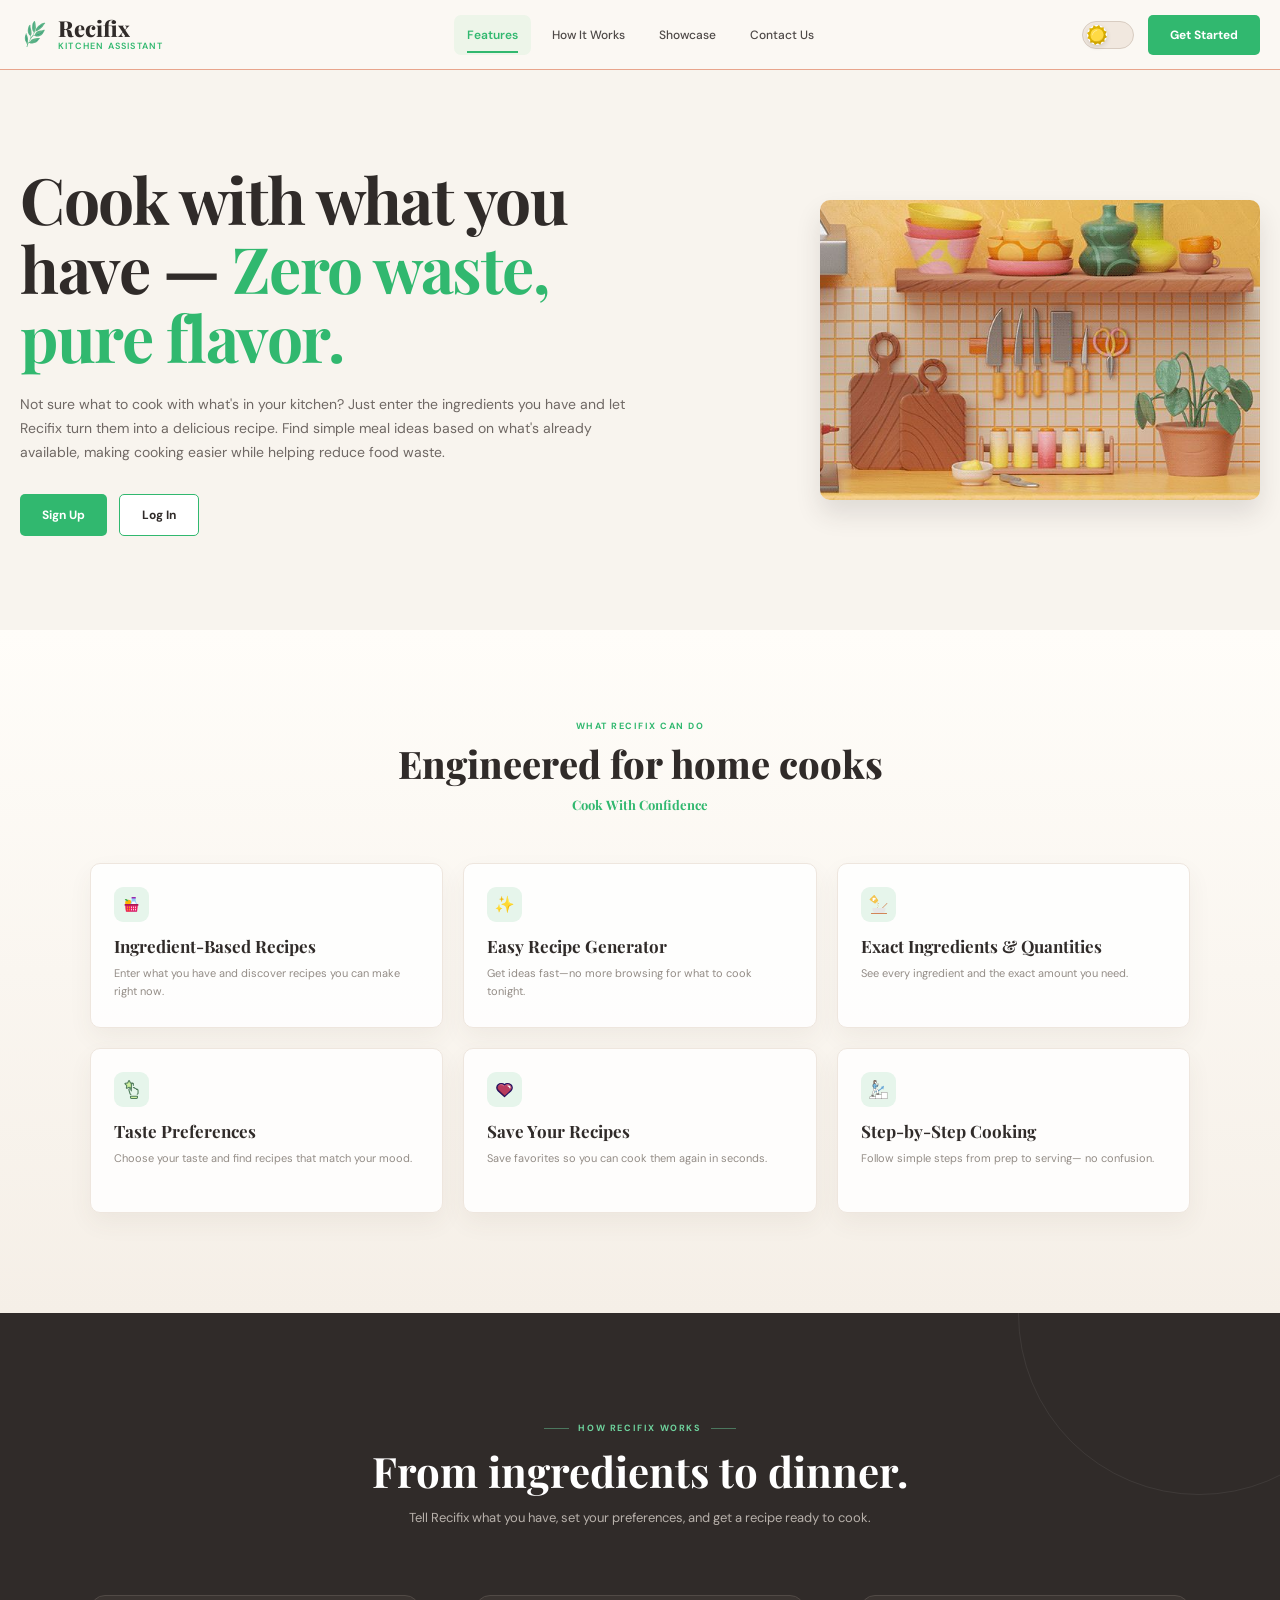
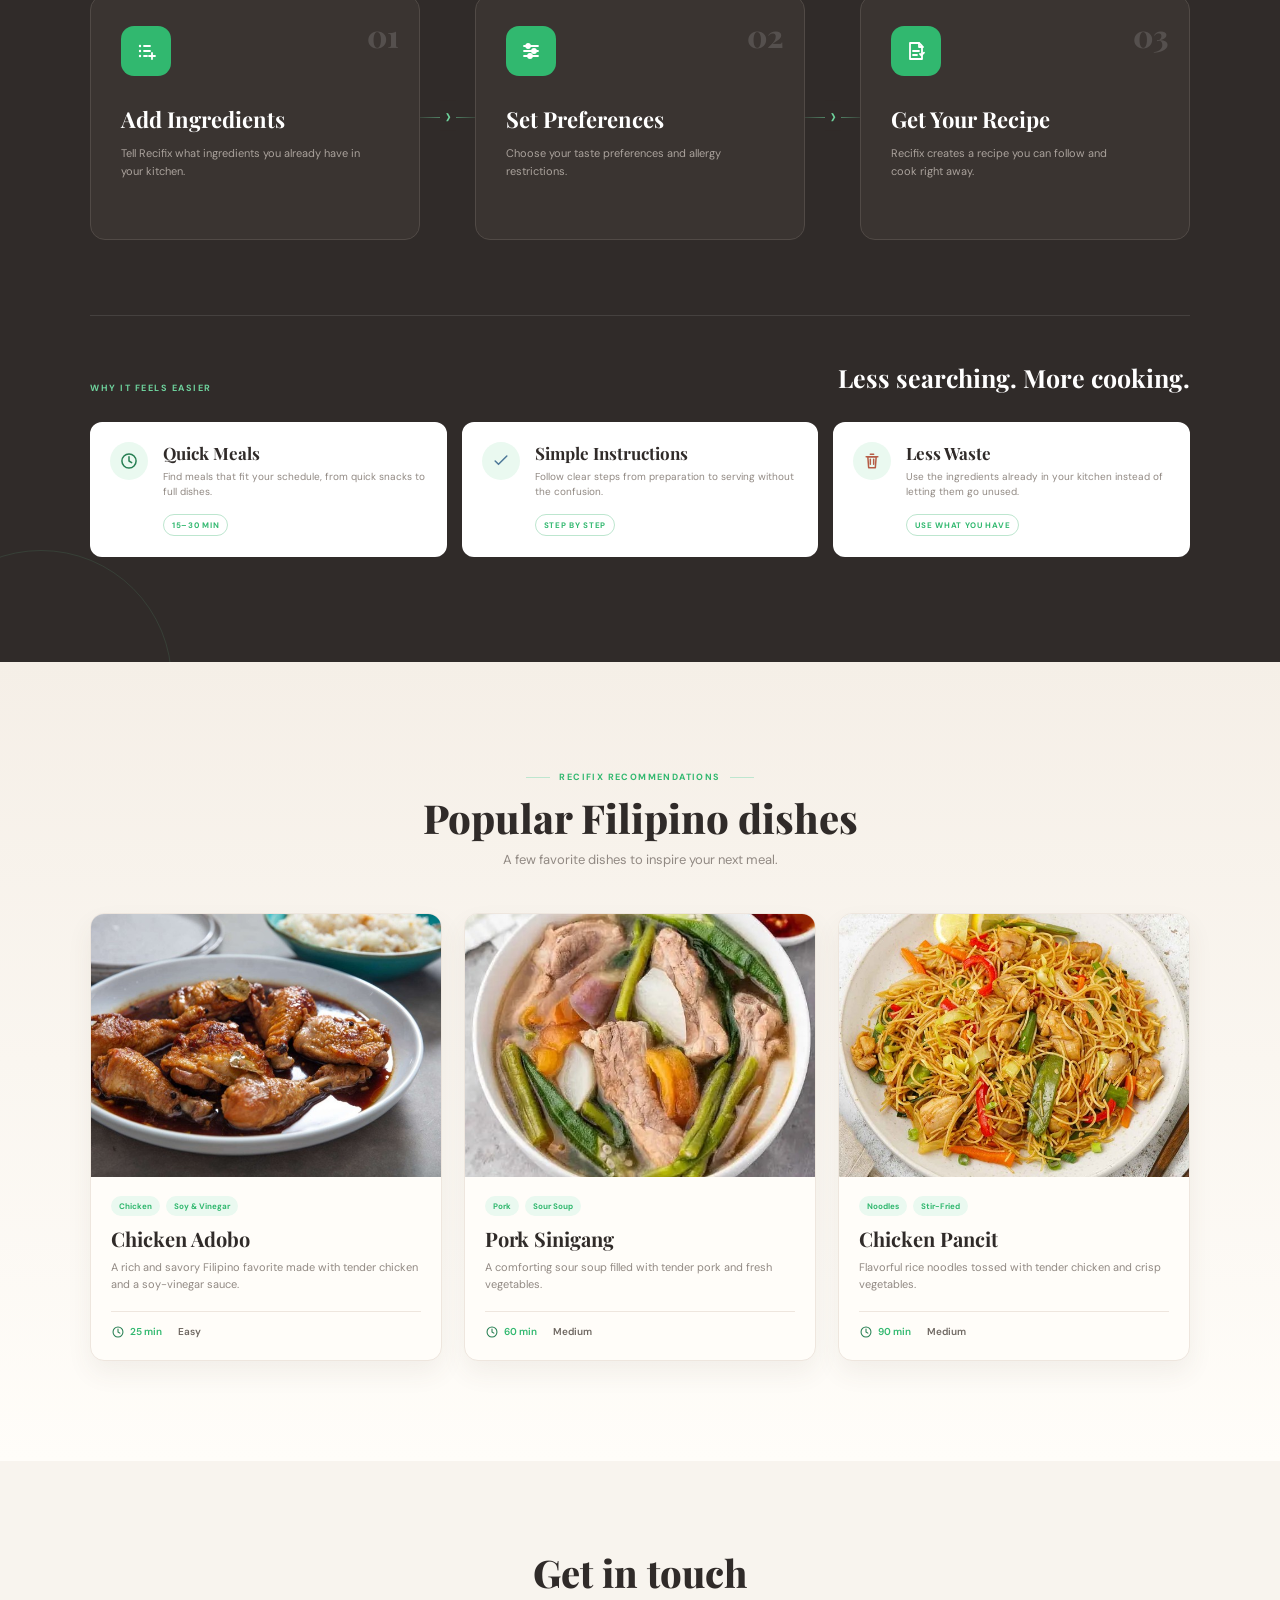
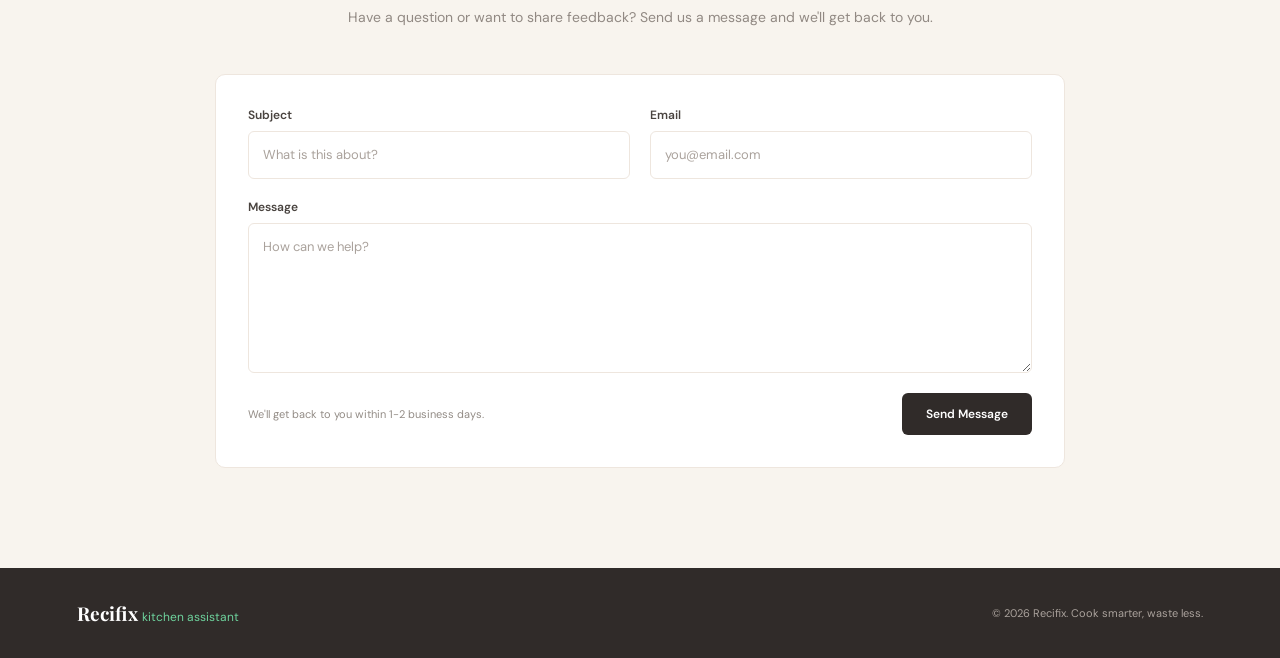
<file: index.html>
<!DOCTYPE html>
<html lang="en">

<head>
    <meta charset="UTF-8">

    <title>Recifix - Kitchen Assistant</title>

    <link rel="stylesheet" href="css/style.css">
</head>

<body>

    <header class="navbar">

        <a href="#" class="logo">
            <img class="logo-leaf" src="images/icons/leave-logo-dashboard.svg" alt="">
            <span class="logo-type"><strong>Recifix</strong><small>Kitchen Assistant</small></span>
        </a>

        <nav>
            <a href="#features">Features</a>
            <a href="#how-it-works">How It Works</a>
            <a href="#showcase">Showcase</a>
            <a href="#contact">Contact Us</a>
        </nav>

        <div class="header-actions">

            <button
                type="button"
                class="theme-toggle"
                aria-label="Switch to dark mode"
                aria-pressed="false">

                <span aria-hidden="true"><img src="images/icons/lightmode.svg" alt=""></span>

            </button>

            <a href="pages/signup.html" class="get-started">
                Get Started
            </a>

        </div>

    </header>

    <section class="hero" id="ingredients">

        <div class="hero-content">

            <h1>
                Cook with what you have —
                <span>Zero waste, pure flavor.</span>
            </h1>

            <p>
                Not sure what to cook with what's in your kitchen?
                Just enter the ingredients you have and let Recifix turn
                them into a delicious recipe. Find simple meal ideas based
                on what's already available, making cooking easier while
                helping reduce food waste.
            </p>

            <div class="hero-buttons">

                <a href="pages/signup.html" class="signup-btn">
                    Sign Up
                </a>

                <a href="pages/login.html" class="login-btn">
                    Log In
                </a>

            </div>

        </div>

        <div class="food-card">

            <div class="food-card-stack" aria-label="Kitchen and ingredient illustrations">
                <img class="food-card-image food-card-image-one" src="images/flip image.jpg" alt="Organized kitchen tools and cookware">
                <img class="food-card-image food-card-image-two" src="images/flip image 2.jpg" alt="Fresh ingredients and pantry staples">
                <img class="food-card-image food-card-image-three" src="images/intro-image.jpg" alt="Hands preparing ingredients in a kitchen">
            </div>

        </div>

    </section>

    <section class="features" id="features">

        <div class="section-title">

            <span class="section-label">
                WHAT RECIFIX CAN DO
            </span>

            <h2>
                Engineered for home cooks
            </h2>

            <p>
                Cook With Confidence
            </p>

        </div>

        <div class="feature-grid">

            <div class="feature-card">

                <div class="icon"><img src="images/icons/ingredient-based.svg" alt=""></div>

                <h3>
                    Ingredient-Based Recipes
                </h3>

                <p>
                    Enter what you have and discover recipes
                    you can make right now.
                </p>

            </div>

            <div class="feature-card">

                <div class="icon"><img src="images/icons/easy-recipe-generator.svg" alt=""></div>

                <h3>
                    Easy Recipe Generator
                </h3>

                <p>
                    Get ideas fast—no more browsing for what
                    to cook tonight.
                </p>

            </div>

            <div class="feature-card">

                <div class="icon"><img src="images/icons/exact-ingredients-and-quantities.svg" alt=""></div>

                <h3>
                    Exact Ingredients & Quantities
                </h3>

                <p>
                    See every ingredient and the exact amount
                    you need.
                </p>

            </div>

            <div class="feature-card">

                <div class="icon"><img src="images/icons/taste-preferences.svg" alt=""></div>

                <h3>
                    Taste Preferences
                </h3>

                <p>
                    Choose your taste and find recipes that
                    match your mood.
                </p>

            </div>

            <div class="feature-card">

                <div class="icon"><img src="images/icons/saved-recipe.svg" alt=""></div>

                <h3>
                    Save Your Recipes
                </h3>

                <p>
                    Save favorites so you can cook them again
                    in seconds.
                </p>

            </div>

            <div class="feature-card">

                <div class="icon"><img src="images/icons/step-by-step-cooking.svg" alt=""></div>

                <h3>
                    Step-by-Step Cooking
                </h3>

                <p>
                    Follow simple steps from prep to serving—
                    no confusion.
                </p>

            </div>

        </div>

    </section>

    <section class="how-it-works" id="how-it-works">

        <div class="process-header">

            <span class="process-label">
                HOW RECIFIX WORKS
            </span>

            <h2>
                From ingredients to dinner.
            </h2>

            <p>
                Tell Recifix what you have, set your preferences,
                and get a recipe ready to cook.
            </p>

        </div>

        <div class="process-flow">

            <div class="process-step">

                <div class="process-number">
                    01
                </div>

                <div class="process-icon"><img src="images/icons/add-ingredients.svg" alt=""></div>

                <div class="process-content">

                    <h3>
                        Add Ingredients
                    </h3>

                    <p>
                        Tell Recifix what ingredients
                        you already have in your kitchen.
                    </p>

                </div>

            </div>

            <div class="process-line"></div>

            <div class="process-step">

                <div class="process-number">
                    02
                </div>

                <div class="process-icon"><img src="images/icons/set-preferences.svg" alt=""></div>

                <div class="process-content">

                    <h3>
                        Set Preferences
                    </h3>

                    <p>
                        Choose your taste preferences
                        and allergy restrictions.
                    </p>

                </div>

            </div>

            <div class="process-line"></div>

            <div class="process-step">

                <div class="process-number">
                    03
                </div>

                <div class="process-icon"><img src="images/icons/get-recipe.svg" alt=""></div>

                <div class="process-content">

                    <h3>
                        Get Your Recipe
                    </h3>

                    <p>
                        Recifix creates a recipe you can
                        follow and cook right away.
                    </p>

                </div>

            </div>

        </div>

        <div class="process-benefits">

            <div class="benefit-heading">

                <span>
                    WHY IT FEELS EASIER
                </span>

                <h3>
                    Less searching. More cooking.
                </h3>

            </div>

            <div class="benefit-grid">

                <div class="benefit-card">

                    <div class="benefit-icon"><img src="images/icons/quick-meals.svg" alt=""></div>

                    <div>
                        <h4>
                            Quick Meals
                        </h4>

                        <p>
                            Find meals that fit your schedule,
                            from quick snacks to full dishes.
                        </p>
                    </div>

                    <strong>
                        15–30 MIN
                    </strong>

                </div>

                <div class="benefit-card">

                    <div class="benefit-icon"><img src="images/icons/simple-instructions.svg" alt=""></div>

                    <div>
                        <h4>
                            Simple Instructions
                        </h4>

                        <p>
                            Follow clear steps from preparation
                            to serving without the confusion.
                        </p>
                    </div>

                    <strong>
                        STEP BY STEP
                    </strong>

                </div>

                <div class="benefit-card">

                    <div class="benefit-icon"><img src="images/icons/less-waste.svg" alt=""></div>

                    <div>
                        <h4>
                            Less Waste
                        </h4>

                        <p>
                            Use the ingredients already in your
                            kitchen instead of letting them go unused.
                        </p>
                    </div>

                    <strong>
                        USE WHAT YOU HAVE
                    </strong>

                </div>

            </div>

        </div>

    </section>

    <section class="showcase" id="showcase">

        <div class="showcase-header">

            <span class="showcase-label">
                RECIFIX RECOMMENDATIONS
            </span>

            <h2>
                Popular Filipino dishes
            </h2>

            <p>
                A few favorite dishes to inspire your next meal.
            </p>

        </div>

        <div class="recipe-grid">

            <article class="recipe-card">

                <div class="recipe-image">

                    <img
                        src="images/adobo.jpg"
                        alt="Chicken adobo"
                    >

                </div>

                <div class="recipe-content">

                    <div class="recipe-tags">

                        <span>
                            Chicken
                        </span>

                        <span>
                            Soy & Vinegar
                        </span>

                    </div>

                    <h3>
                        Chicken Adobo
                    </h3>

                    <p>
                        A rich and savory Filipino favorite made
                        with tender chicken and a soy-vinegar sauce.
                    </p>

                    <div class="recipe-details">

                        <span><img class="time-icon" src="images/icons/clock.svg" alt="">25 min</span>

                        <span>
                            Easy
                        </span>

                    </div>

                </div>

            </article>

            <article class="recipe-card featured-recipe">

                <div class="recipe-image">

                    <img
                        src="images/sinigang.jpg"
                        alt="Sinigang soup"
                    >

                </div>

                <div class="recipe-content">

                    <div class="recipe-tags">

                        <span>
                            Pork
                        </span>

                        <span>
                            Sour Soup
                        </span>

                    </div>

                    <h3>
                        Pork Sinigang
                    </h3>

                    <p>
                        A comforting sour soup filled with tender
                        pork and fresh vegetables.
                    </p>

                    <div class="recipe-details">

                        <span>
                            <img class="time-icon" src="images/icons/clock.svg" alt="">60 min
                        </span>

                        <span>
                            Medium
                        </span>

                    </div>

                </div>

            </article>

            <article class="recipe-card">

                <div class="recipe-image">

                    <img
                        src="images/pancit.jpg"
                        alt="Pancit noodles with chicken and vegetables"
                    >

                </div>

                <div class="recipe-content">

                    <div class="recipe-tags">

                        <span>
                            Noodles
                        </span>

                        <span>
                            Stir-Fried
                        </span>

                    </div>

                    <h3>
                        Chicken Pancit
                    </h3>

                    <p>
                        Flavorful rice noodles tossed with tender
                        chicken and crisp vegetables.
                    </p>

                    <div class="recipe-details">

                        <span>
                            <img class="time-icon" src="images/icons/clock.svg" alt="">90 min
                        </span>

                        <span>
                            Medium
                        </span>

                    </div>

                </div>

            </article>

        </div>

    </section>

    <section class="contact" id="contact">

        <div class="contact-title">

            <h2>
                Get in touch
            </h2>

            <p>
                Have a question or want to share feedback?
                Send us a message and we'll get back to you.
            </p>

        </div>

        <form class="contact-form">

            <div class="form-row">

                <div class="form-group">

                    <label for="subject">
                        Subject
                    </label>

                    <input
                        type="text"
                        id="subject"
                        name="subject"
                        placeholder="What is this about?"
                    >

                </div>

                <div class="form-group">

                    <label for="email">
                        Email
                    </label>

                    <input
                        type="email"
                        id="email"
                        name="email"
                        placeholder="you@email.com"
                    >

                </div>

            </div>

            <div class="form-group">

                <label for="message">
                    Message
                </label>

                <textarea
                    id="message"
                    name="message"
                    placeholder="How can we help?"
                ></textarea>

            </div>

            <div class="contact-bottom">

                <p>
                    We'll get back to you within 1-2 business days.
                </p>

                <button type="submit">
                    Send Message
                </button>

            </div>

        </form>

    </section>

    <footer id="site-footer" aria-label="Site footer">

        <div>

            <strong>
                Recifix
            </strong>

            <span>
                kitchen assistant
            </span>

        </div>

        <p>
            © 2026 Recifix. Cook smarter, waste less.
        </p>

    </footer>

    <script src="js/script.js"></script>

</body>

</html>
</file>
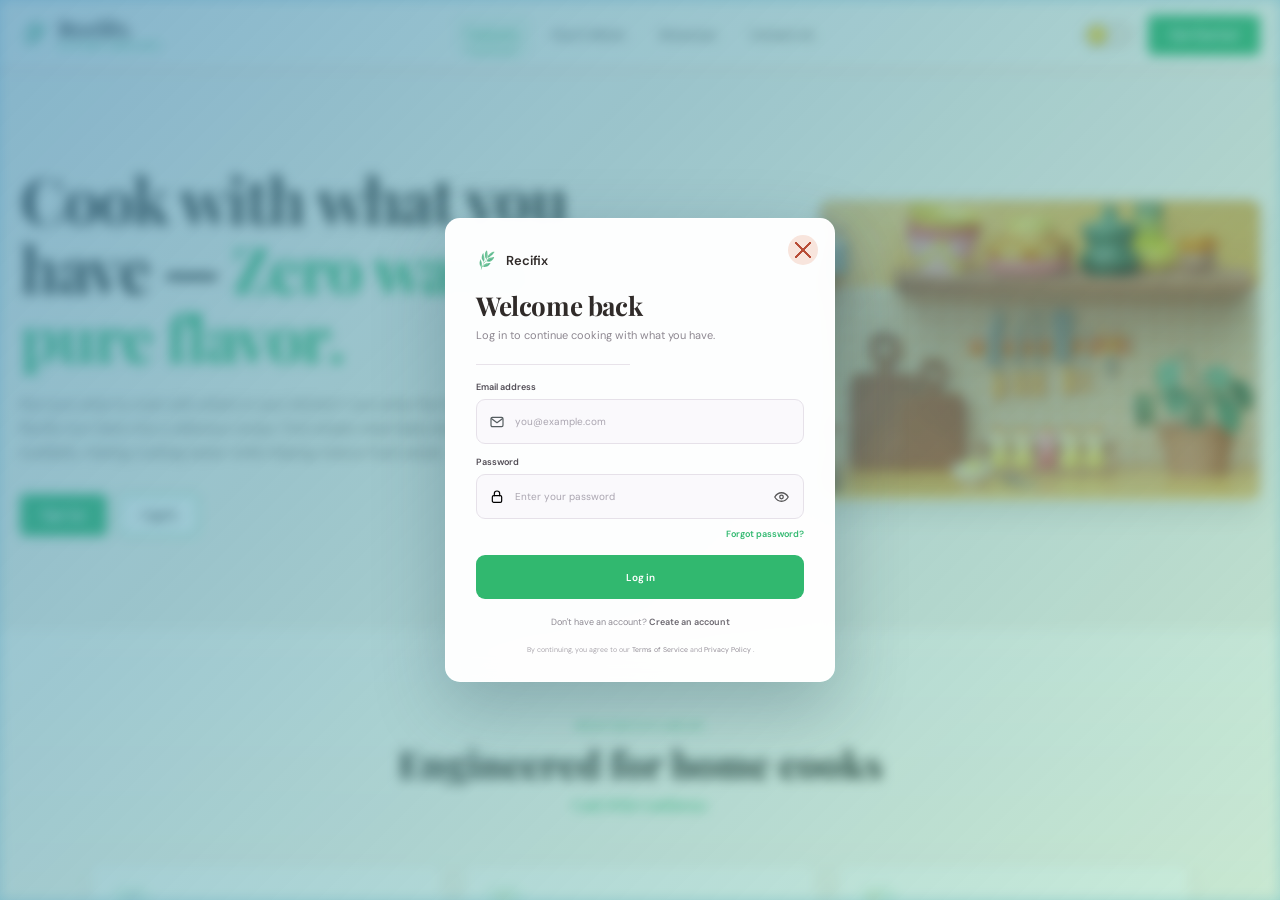
<file: pages/login.html>
<!DOCTYPE html>
<html lang="en">

<head>
    <meta charset="UTF-8">

    <script>
        if (window.location.search.includes("embedded")) {
            document.documentElement.classList.add("auth-embedded");
        }
    </script>

    <title>Log In - Recifix</title>

    <link rel="stylesheet" href="../css/account.css">
</head>

<body class="auth-page">

    <div class="auth-background">

        <iframe
            src="../index.html"
            title="Recifix Homepage"
            onload="prepareAuthBackground(this)">
        </iframe>

    </div>

    <div class="auth-overlay"></div>

    <main class="auth-wrapper">

        <section class="auth-card">

            <a href="../index.html" class="auth-logo">

                <img class="auth-logo-mark" src="../images/icons/leave-logo-dashboard.svg" alt="">

                <span>Recifix</span>

            </a>

            <button
                type="button"
                class="auth-close"
                onclick="closeAuth()"
                aria-label="Close">
                <span class="close-icon" aria-hidden="true"></span>
            </button>

            <div class="auth-header">

                <h1>
                    Welcome back
                </h1>

                <p>
                    Log in to continue cooking with what you have.
                </p>

            </div>

            <div class="divider">

                <span></span>
                <span></span>

            </div>

            <form
                class="auth-form"
                action="../dashboard.html"
                method="get"
                novalidate>

                <div class="input-group">

                    <label for="email">
                        Email address
                    </label>

                    <div class="input-wrapper">

                        <span class="input-icon"><img src="../images/icons/auth-email.svg" alt=""></span>

                        <input
                            type="text"
                            id="email"
                            name="email"
                            placeholder="you@example.com"
                            required>

                    </div>

                </div>

                <div class="input-group">

                    <label for="password">
                        Password
                    </label>

                    <div class="input-wrapper">

                        <span class="input-icon"><img src="../images/icons/lock.svg" alt=""></span>

                        <input
                            type="password"
                            id="password"
                            name="password"
                            placeholder="Enter your password"
                            required>

                        <button
                            type="button"
                            class="password-toggle"
                            onclick="togglePassword('password', this)"
                            aria-label="Show password">

                            <img src="../images/icons/eye.svg" alt="">

                        </button>

                    </div>

                </div>

                <div class="input-group" id="loginCodeGroup" hidden>

                    <label for="loginCode">
                        Authenticator code
                    </label>

                    <div class="input-wrapper">

                        <span class="input-icon"><img src="../images/icons/lock.svg" alt=""></span>

                        <input
                            type="text"
                            id="loginCode"
                            name="code"
                            inputmode="numeric"
                            autocomplete="one-time-code"
                            placeholder="6-digit code"
                            maxlength="6"
                            pattern="[0-9]{6}">

                    </div>

                </div>

                <div class="forgot-row">

                    <a href="#" id="forgotPasswordLink">
                        Forgot password?
                    </a>

                </div>

                <button
                    type="submit"
                    class="auth-submit">

                    Log in

                </button>

            </form>

            <p class="switch-auth">

                Don't have an account?

                <a href="signup.html">
                    Create an account
                </a>

            </p>

            <p class="terms">

                By continuing, you agree to our
                <a href="#">
                    Terms of Service
                </a>
                and
                <a href="#">
                    Privacy Policy
                </a>.

            </p>

        </section>

    </main>

    <div class="password-modal" id="passwordModal" aria-hidden="true">
        <div class="password-dialog" role="dialog" aria-modal="true" aria-labelledby="passwordDialogTitle">
            <button type="button" class="password-dialog-close" id="closePasswordModal" aria-label="Close password reset"><img src="../images/icons/close.svg" alt=""></button>
            <span class="auth-kicker">ACCOUNT ACCESS</span>
            <h2 id="passwordDialogTitle">Reset your password</h2>
            <p>Enter your account email and choose a new password.</p>
            <form id="forgotPasswordForm" class="password-form" novalidate>
                <label for="resetEmail">Email address</label>
                <input type="email" id="resetEmail" required>
                <label for="resetPassword">New password</label>
                <div class="password-field">
                    <input type="password" id="resetPassword" minlength="8" required>
                    <button type="button" class="password-toggle" onclick="togglePassword('resetPassword', this)" aria-label="Show password"><img src="../images/icons/eye.svg" alt=""></button>
                </div>
                <label for="resetPasswordConfirm">Confirm new password</label>
                <div class="password-field">
                    <input type="password" id="resetPasswordConfirm" minlength="8" required>
                    <button type="button" class="password-toggle" onclick="togglePassword('resetPasswordConfirm', this)" aria-label="Show password"><img src="../images/icons/eye.svg" alt=""></button>
                </div>
                <button type="submit" class="auth-submit">Save new password</button>
            </form>
        </div>
    </div>

    <script src="../js/api.js"></script>
    <script src="../js/account.js"></script>

</body>

</html>
</file>
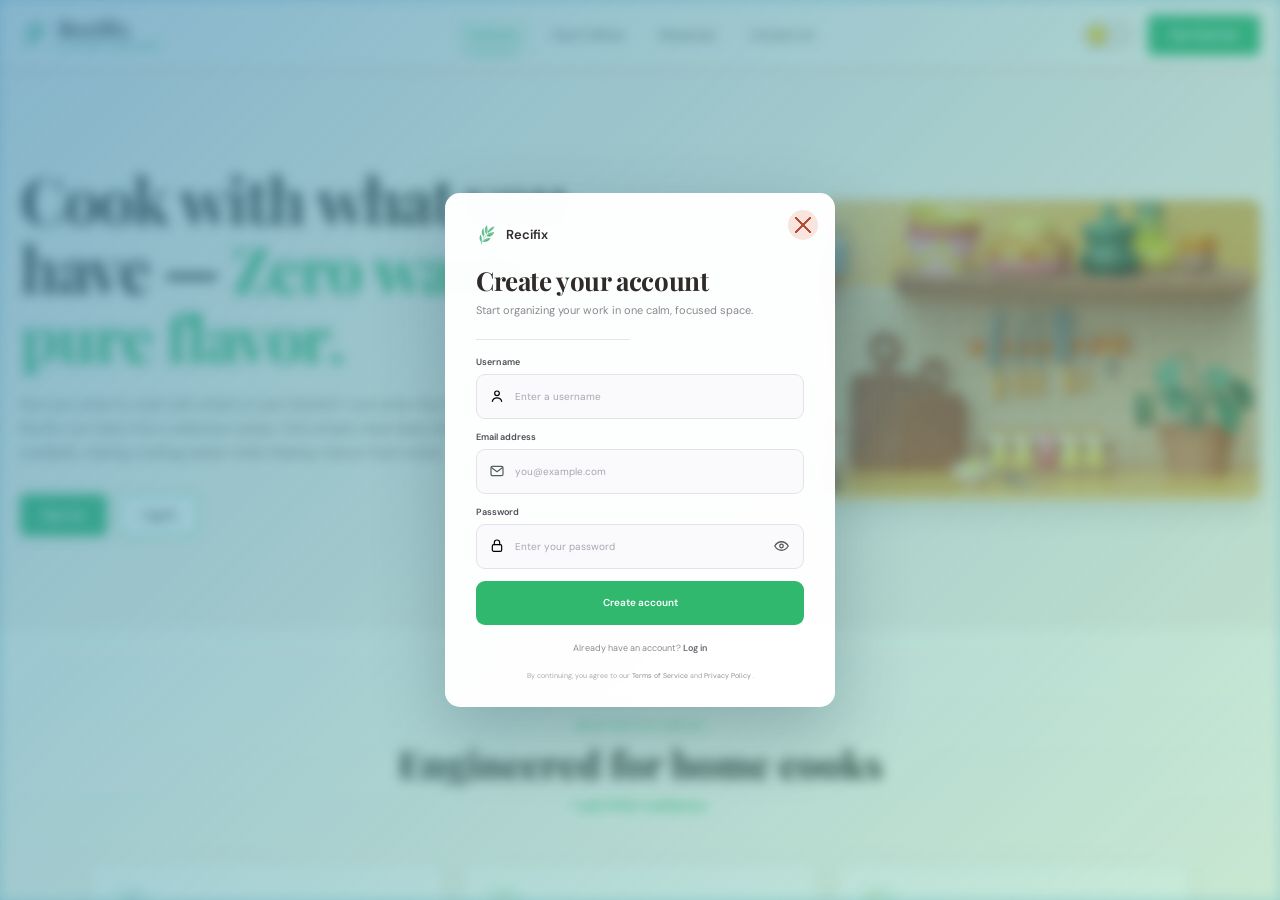
<file: pages/signup.html>
<!DOCTYPE html>
<html lang="en">

<head>
    <meta charset="UTF-8">

    <script>
        if (window.location.search.includes("embedded")) {
            document.documentElement.classList.add("auth-embedded");
        }
    </script>

    <title>Create Account - Recifix</title>

    <link rel="stylesheet" href="../css/account.css">
</head>

<body class="auth-page">

    <div class="auth-background">

        <iframe
            src="../index.html"
            title="Recifix Homepage"
            onload="prepareAuthBackground(this)">
        </iframe>

    </div>

    <div class="auth-overlay"></div>

    <main class="auth-wrapper">

        <section class="auth-card">

            <a href="../index.html" class="auth-logo">

                <img class="auth-logo-mark" src="../images/icons/leave-logo-dashboard.svg" alt="">

                <span>Recifix</span>

            </a>

            <button
                type="button"
                class="auth-close"
                onclick="closeAuth()"
                aria-label="Close">
                <span class="close-icon" aria-hidden="true"></span>
            </button>

            <div class="auth-header">

                <h1>
                    Create your account
                </h1>

                <p>
                    Start organizing your work in one calm, focused space.
                </p>

            </div>

            <div class="divider">

                <span></span>
                <span></span>

            </div>

            <form
                class="auth-form"
                method="get"
                novalidate>

                <div class="input-group">

                    <label for="username">
                        Username
                    </label>

                    <div class="input-wrapper">

                        <span class="input-icon"><img src="../images/icons/user.svg" alt=""></span>

                        <input
                            type="text"
                            id="username"
                            name="username"
                            placeholder="Enter a username"
                            maxlength="100"
                            required>

                    </div>

                </div>

                <div class="input-group">

                    <label for="email">
                        Email address
                    </label>

                    <div class="input-wrapper">

                        <span class="input-icon"><img src="../images/icons/auth-email.svg" alt=""></span>

                        <input
                            type="text"
                            id="email"
                            name="email"
                            placeholder="you@example.com"
                            required>

                    </div>

                </div>

                <div class="input-group">

                    <label for="password">
                        Password
                    </label>

                    <div class="input-wrapper">

                        <span class="input-icon"><img src="../images/icons/lock.svg" alt=""></span>

                        <input
                            type="password"
                            id="password"
                            name="password"
                            placeholder="Enter your password"
                            required>

                        <button
                            type="button"
                            class="password-toggle"
                            onclick="togglePassword('password', this)"
                            aria-label="Show password">

                            <img src="../images/icons/eye.svg" alt="">

                        </button>

                    </div>

                </div>

                <button
                    type="submit"
                    class="auth-submit">

                    Create account

                </button>

            </form>

            <p class="switch-auth">

                Already have an account?

                <a href="login.html">
                    Log in
                </a>

            </p>

            <p class="terms">

                By continuing, you agree to our
                <a href="#">
                    Terms of Service
                </a>
                and
                <a href="#">
                    Privacy Policy
                </a>.

            </p>

        </section>

    </main>

    <script src="../js/api.js"></script>
    <script src="../js/account.js"></script>

</body>

</html>
</file>
<file: css/style.css>
@import url('https://fonts.googleapis.com/css2?family=DM+Sans:wght@400;500;600;700&family=Playfair+Display:wght@600;700;800&display=swap');

body.auth-modal-open {
    overflow: hidden;
}

* {
    margin: 0;
    padding: 0;
    box-sizing: border-box;
}

html {
    scroll-behavior: smooth;
    background: #f8f4ee;
}

html.auth-background-mode {
    scroll-behavior: auto;
}

html.dark-mode {
    background: #171b1b;
}

body {
    font-family: "DM Sans", Arial, sans-serif;
    color: #302b29;
    background: #f8f4ee;
    overflow-x: hidden;
    width: min(100%, max(900px, calc(4225px - 154.7vw)));
    margin-right: auto;
    margin-left: auto;
}

.navbar {
    width: 100%;
    height: 70px;
    padding: 0 max(20px, calc((100% - 1240px) / 2));
    display: grid;
    grid-template-columns: 1fr auto 1fr;
    align-items: center;
    background: #fbf8f3;
    border-bottom: 1px solid #e8a58c;
    position: sticky;
    top: 0;
    z-index: 1000;
}

.logo {
    display: flex;
    align-items: center;
    gap: 8px;
    color: #302b29;
    font-family: "Playfair Display", serif;
    font-size: 22px;
    font-weight: 800;
    line-height: 0.95;
    text-decoration: none;
    white-space: nowrap;
}

.logo-leaf {
    width: 30px;
    height: 30px;
    object-fit: contain;
    filter: saturate(1.15) brightness(0.9);
}

.logo-type {
    display: flex;
    flex-direction: column;
    gap: 3px;
}

.logo-type strong {
    font: inherit;
}

.logo-type small {
    color: #31b86f;
    font-family: "DM Sans", sans-serif;
    font-size: 9px;
    font-weight: 600;
    letter-spacing: 1.2px;
    line-height: 1;
    text-transform: uppercase;
}

.header-actions {
    display: flex;
    align-items: center;
    gap: 14px;
    justify-self: end;
}

.navbar nav {
    display: flex;
    gap: 8px;
}

.navbar nav a {
    display: inline-flex;
    min-height: 40px;
    align-items: center;
    padding: 0 13px;
    border-radius: 7px;
    font-size: 12px;
    transition: color 0.2s ease, background 0.2s ease;
}

.navbar nav a::after {
    left: 13px;
    right: 13px;
    bottom: 2px;
    width: auto;
    transform: scaleX(0);
    transform-origin: center;
    transition: transform 0.24s cubic-bezier(0.22, 1, 0.36, 1);
}

.navbar nav a:hover,
.navbar nav a.active {
    transform: none;
}

.navbar nav a:hover:not(.active) {
    background: #f1f6ee;
}

.navbar nav a.active {
    background: #edf5e9;
    font-weight: 600;
}

.navbar nav a:hover::after,
.navbar nav a.active::after {
    width: auto;
    transform: scaleX(1);
}

.navbar nav a:focus-visible {
    outline: 2px solid #31b86f;
    outline-offset: 2px;
}

nav a {
    position: relative;
    color: #4e4947;
    text-decoration: none;
    font-size: 13px;
    font-weight: 500;
    padding: 9px 13px;
    border-radius: 20px;
    transition: color 0.25s ease, transform 0.25s ease;
}

nav a::after {
    content: "";
    position: absolute;
    width: 0;
    height: 2px;
    left: 50%;
    bottom: -7px;
    background: #31b86f;
    transform: translateX(-50%);
    transition: width 0.25s ease;
}

nav a:hover,
nav a.active {
    color: #31b86f;
    transform: translateY(-2px);
}

nav a:hover::after,
nav a.active::after {
    width: 100%;
}

.get-started {
    background: #31b86f;
    color: #ffffff;

    text-decoration: none;

    font-size: 12px;
    font-weight: 700;

    padding: 12px 22px;

    border-radius: 5px;

    transition:
        transform 0.25s ease,
        background 0.25s ease,
        box-shadow 0.25s ease;
}

.get-started:hover {
    background: #229b5a;

    transform: translateY(-3px);

    box-shadow:
        0 10px 22px rgba(49, 184, 111, 0.28);
}


.hero h1 span {
    color: #31b86f;
}

.signup-btn {
    transition:
        transform 0.25s ease,
        background 0.25s ease,
        box-shadow 0.25s ease;
}

.signup-btn {
    background: #31b86f;
    color: #ffffff;
}

.signup-btn:hover {
    background: #229b5a;

    transform: translateY(-3px);

    box-shadow:
        0 10px 22px rgba(49, 184, 111, 0.25);
}

.login-btn {
    background: #ffffff;
    color: #302b29;

    border: 1px solid #31b86f;
}

.login-btn:hover {
    background: #eaf9f0;

    color: #229b5a;

    transform: translateY(-3px);

    box-shadow:
        0 8px 18px rgba(49, 184, 111, 0.12);
}

.hero {
    min-height: 560px;
    padding: 80px max(20px, calc((100% - 1240px) / 2));
    display: grid;
    grid-template-columns: 1.1fr 0.9fr;
    align-items: center;
    gap: 70px;
    background: #f8f4ee;
}

.hero-content {
    max-width: 680px;
}

.hero h1 {
    font-family: "Playfair Display", serif;
    font-size: clamp(42px, 5vw, 68px);
    line-height: 1.08;
    letter-spacing: -1.5px;
}

.hero p {
    max-width: 620px;
    margin-top: 22px;
    color: #6f6864;
    font-size: 14px;
    line-height: 1.7;
}

.hero-buttons {
    display: flex;
    gap: 12px;
    margin-top: 30px;
}

.signup-btn,
.login-btn {
    display: inline-flex;
    align-items: center;
    justify-content: center;
    padding: 12px 22px;
    border-radius: 5px;
    font-size: 12px;
    font-weight: 700;
    text-decoration: none;
    transition: transform 0.25s ease, background 0.25s ease, box-shadow 0.25s ease;
}

.food-card {
    perspective: 1100px;
    width: min(100%, 440px);

    justify-self: end;

    transition: transform 0.4s ease;
}

.food-card:hover {
    transform: translateY(-4px);
}

.food-card-stack {
    position: relative;
    width: 100%;
    aspect-ratio: 600 / 410;
    overflow: visible;
    transform-style: preserve-3d;
}

.food-card-image {
    display: block;
    position: absolute;
    inset: 0;
    width: 100%;
    height: 100%;
    object-fit: cover;

    border-radius: 10px;
    backface-visibility: hidden;
    box-shadow: 0 14px 26px rgba(48, 43, 41, 0.12);
    transform-origin: 50% 0%;
    transition: opacity 0.35s ease, transform 0.45s ease, box-shadow 0.45s ease;
}

.food-card-image-one {
    z-index: 3;
    transform: translate3d(0, 0, 0) rotate(0deg);
}

.food-card-image-two {
    z-index: 2;
    opacity: 0;
    transform: translate3d(0, 0, 0) rotate(0deg) scale(0.98);
}

.food-card-image-three {
    z-index: 1;
    opacity: 0;
    transform: translate3d(0, 0, 0) rotate(0deg) scale(0.96);
}

.food-card:hover .food-card-image-one {
    box-shadow: 0 18px 30px rgba(48, 43, 41, 0.16);
    transform: translate3d(18px, 30px, 0) rotate(2deg);
}

.food-card:hover .food-card-image-two {
    opacity: 1;
    transform: translate3d(-18px, 0, 0) rotate(-2deg) scale(1);
}

.food-card:hover .food-card-image-three {
    opacity: 1;
    transform: translate3d(-50px, -28px, 0) rotate(-4deg) scale(1);
}

.features {
    min-height: 600px;

    padding: 90px 6% 100px;

    background:
        linear-gradient(180deg, #fffdf9 0%, #f5efe7 100%);
}

.section-title {
    text-align: center;

    margin-bottom: 50px;
}

.section-label {
    display: block;

    color: #31b86f;

    font-size: 9px;
    font-weight: 700;

    letter-spacing: 1.5px;

    margin-bottom: 10px;
}

.section-title h2 {
    font-family: "Playfair Display", serif;

    font-size: 38px;

    line-height: 1.15;

    font-weight: 800;
}

.section-title p {
    color: #31b86f;

    font-family: "Playfair Display", serif;

    font-size: 13px;

    font-weight: 700;

    margin-top: 10px;
}

.feature-grid {
    width: 100%;

    max-width: 1100px;

    margin: auto;

    display: grid;

    grid-template-columns: repeat(3, 1fr);

    gap: 20px;
}

.feature-card {
    min-height: 165px;

    padding: 23px;

    background: rgba(255, 255, 255, 0.86);

    border: 1px solid #eee6de;

    border-radius: 10px;
    box-shadow: 0 10px 24px rgba(84, 65, 50, 0.06);

    transition:
        transform 0.3s ease,
        box-shadow 0.3s ease,
        border-color 0.3s ease,
        background 0.3s ease;
}

.feature-card:hover {
    transform: translateY(-8px);

    background: #fcfaf7;

    border-color: #bde6cf;

    box-shadow:
        0 15px 30px rgba(48, 43, 41, 0.11);
}

.icon {
    width: 35px;
    height: 35px;

    border-radius: 9px;

    background: #e6f5eb;

    color: #31b86f;

    display: grid;

    place-items: center;

    font-size: 18px;

    margin-bottom: 14px;

    transition:
        transform 0.3s ease,
        background 0.3s ease;
}

.icon img {
    width: 19px;
    height: 19px;
}

.feature-card:hover .icon {
    transform:
        rotate(-10deg)
        scale(1.15);

    background: #d8f2e3;
}

.feature-card h3 {
    font-family: "Playfair Display", serif;

    font-size: 17px;

    line-height: 1.2;

    margin-bottom: 9px;
}

.feature-card p {
    color: #938c86;

    font-size: 11px;

    line-height: 1.6;
}

.how-it-works {
    position: relative;

    padding: 100px 6% 105px;

    background: #302b29;

    color: #ffffff;

    overflow: hidden;
}

.how-it-works::before {
    content: "";

    position: absolute;

    width: 360px;
    height: 360px;

    border: 1px solid rgba(255, 255, 255, 0.07);

    border-radius: 50%;

    top: -180px;
    right: -100px;
}

.how-it-works::after {
    content: "";

    position: absolute;

    width: 260px;
    height: 260px;

    border: 1px solid rgba(110, 211, 157, 0.12);

    border-radius: 50%;

    bottom: -150px;
    left: -90px;
}

.process-header {
    position: relative;
    z-index: 2;

    max-width: 720px;

    margin: 0 auto 65px;

    text-align: center;
}

.process-label {
    display: inline-flex;

    align-items: center;

    gap: 9px;

    color: #6ed39d;

    font-size: 9px;

    font-weight: 700;

    letter-spacing: 1.6px;

    margin-bottom: 13px;
}

.process-label::before,
.process-label::after {
    content: "";

    width: 25px;
    height: 1px;

    background: rgba(110, 211, 157, 0.45);
}

.process-header h2 {
    font-family: "Playfair Display", serif;

    font-size: 42px;

    line-height: 1.15;

    margin-bottom: 12px;
}

.process-header p {
    color: #b8b1ab;

    font-size: 13px;

    line-height: 1.7;

    max-width: 560px;

    margin: auto;
}

.process-flow {
    position: relative;
    z-index: 2;

    width: 100%;
    max-width: 1100px;

    margin: auto;

    display: grid;

    grid-template-columns: 1fr 55px 1fr 55px 1fr;

    align-items: center;
}

.process-step {
    position: relative;

    min-height: 245px;

    padding: 30px;

    background: #3a3431;

    border: 1px solid #514a46;

    border-radius: 15px;

    transition:
        transform 0.35s ease,
        background 0.35s ease,
        border-color 0.35s ease,
        box-shadow 0.35s ease;
}

.process-step:hover {
    transform: translateY(-9px);

    background: #413b37;

    border-color: #6ed39d;

    box-shadow:
        0 18px 35px rgba(0, 0, 0, 0.18);
}

.process-number {
    position: absolute;

    top: 18px;
    right: 20px;

    color: rgba(255, 255, 255, 0.14);

    font-family: "Playfair Display", serif;

    font-size: 31px;

    font-weight: 800;
}

.process-icon {
    width: 50px;
    height: 50px;

    display: grid;

    place-items: center;

    border-radius: 13px;

    background: #31b86f;

    color: #ffffff;

    font-size: 22px;

    font-weight: 700;

    margin-bottom: 28px;

    transition:
        transform 0.35s ease,
        background 0.35s ease;
}

.process-icon img,
.benefit-icon img,
.time-icon {
    display: block;
    width: 24px;
    height: 24px;
    filter: brightness(0) invert(1);
}

.process-step:hover .process-icon {
    transform:
        rotate(-7deg)
        scale(1.08);

    background: #229b5a;
}

.process-content h3 {
    font-family: "Playfair Display", serif;

    font-size: 22px;

    margin-bottom: 10px;
}

.process-content p {
    color: #aaa29c;

    font-size: 11px;

    line-height: 1.7;

    max-width: 240px;
}

.process-line {
    height: 1px;

    background: linear-gradient(
        90deg,
        rgba(110, 211, 157, 0.15),
        rgba(110, 211, 157, 0.65),
        rgba(110, 211, 157, 0.15)
    );

    position: relative;
}

.process-line::after {
    content: "›";

    position: absolute;

    top: 50%;
    left: 50%;

    transform: translate(-50%, -55%);

    color: #6ed39d;

    font-size: 23px;

    background: #302b29;

    padding: 0 5px;
}

.process-benefits {
    position: relative;
    z-index: 2;

    width: 100%;
    max-width: 1100px;

    margin: 75px auto 0;

    padding-top: 45px;

    border-top: 1px solid rgba(255, 255, 255, 0.1);
}

.benefit-heading {
    display: flex;

    align-items: end;

    justify-content: space-between;

    gap: 30px;

    margin-bottom: 28px;
}

.benefit-heading span {
    color: #6ed39d;

    font-size: 9px;

    font-weight: 700;

    letter-spacing: 1.5px;
}

.benefit-heading h3 {
    font-family: "Playfair Display", serif;

    font-size: 25px;
}

.benefit-grid {
    display: grid;

    grid-template-columns: repeat(3, 1fr);

    gap: 15px;
}

.benefit-card {
    min-height: 135px;

    padding: 20px;

    display: grid;

    grid-template-columns: auto 1fr;

    column-gap: 15px;

    align-items: start;

    background: #ffffff;

    color: #302b29;

    border-radius: 12px;

    transition:
        transform 0.3s ease,
        box-shadow 0.3s ease;
}

.benefit-card:hover {
    transform: translateY(-6px);

    box-shadow:
        0 15px 30px rgba(0, 0, 0, 0.18);
}

.benefit-icon {
    width: 38px;
    height: 38px;

    display: grid;

    place-items: center;

    border-radius: 50%;

    background: #eaf9f0;

    color: #31b86f;

    font-size: 14px;

    font-weight: 700;

    grid-row: span 2;
}

.benefit-icon img {
    width: 20px;
    height: 20px;
    filter: none;
}

.benefit-card h4 {
    font-family: "Playfair Display", serif;

    font-size: 17px;

    margin-bottom: 5px;
}

.benefit-card p {
    color: #918983;

    font-size: 10px;

    line-height: 1.55;

    margin-bottom: 13px;
}

.benefit-card strong {
    grid-column: 2;

    display: inline-block;

    width: fit-content;

    color: #31b86f;

    font-size: 8px;

    letter-spacing: 0.7px;

    padding: 5px 8px;

    border: 1px solid #bde6cf;

    border-radius: 20px;
}

.showcase {
    width: 100%;

    padding: 100px 6% 100px;

    background:
        linear-gradient(180deg, #f5efe7 0%, #fffdf9 100%);

    text-align: center;

    overflow: hidden;
}

.showcase-start {
    scroll-margin-top: 70px;
}

.showcase-header {
    width: 100%;

    max-width: 1100px;

    margin: 0 auto 45px;
}

.showcase-label {
    display: inline-flex;

    align-items: center;

    gap: 9px;

    color: #31b86f;

    font-size: 9px;

    font-weight: 700;

    letter-spacing: 1.4px;

    margin-bottom: 12px;
}

.showcase-label::before,
.showcase-label::after {
    content: "";

    width: 24px;

    height: 1px;

    background: #bde6cf;
}

.showcase-header h2 {
    font-family: "Playfair Display", serif;

    font-size: 40px;

    line-height: 1.15;

    font-weight: 800;

    margin-bottom: 10px;
}

.showcase-header p {
    color: #918983;

    font-size: 13px;
}

.recipe-grid {
    width: 100%;

    max-width: 1100px;

    margin: 0 auto;

    display: grid;

    grid-template-columns: repeat(3, 1fr);

    gap: 22px;

    align-items: stretch;
}

.recipe-card {
    min-width: 0;

    background: #fffdf9;

    border: 1px solid #eee6de;

    border-radius: 14px;
    box-shadow: 0 12px 26px rgba(84, 65, 50, 0.07);

    overflow: hidden;

    text-align: left;

    cursor: pointer;

    transition:
        transform 0.35s ease,
        border-color 0.35s ease;
}

.recipe-card:hover {
    transform: translateY(-8px);

    border-color: #c7e8d5;

}

.featured-recipe {
    transform: translateY(-7px);

}

.featured-recipe:hover {
    transform: translateY(-14px);
}

.recipe-image {
    width: 100%;
    aspect-ratio: 4 / 3;

    position: relative;

    background: #f8f4ee;

    overflow: hidden;

    display: flex;

    align-items: center;

    justify-content: center;
}

.recipe-image img {
    display: block;

    width: 100%;

    height: 100%;

    object-fit: cover;

    object-position: center;

    border: none;

    outline: none;

    transition:
        transform 0.5s ease;
}

.recipe-card:hover .recipe-image img {
    transform: scale(1.04);
}

.match-badge {
    position: absolute;

    left: 14px;

    bottom: 14px;

    padding: 7px 10px;

    background: #ffffff;

    color: #31b86f;

    border-radius: 20px;

    font-size: 8px;

    font-weight: 700;

    letter-spacing: 0.5px;

}

.save-recipe {
    position: absolute;

    top: 13px;
    right: 13px;

    width: 35px;
    height: 35px;

    border: none;

    border-radius: 50%;

    background: rgba(255, 255, 255, 0.95);

    color: #302b29;

    font-size: 17px;

    cursor: pointer;

    transition:
        transform 0.25s ease,
        background 0.25s ease,
        color 0.25s ease;
}

.save-recipe:hover {
    transform: scale(1.1);

    background: #31b86f;

    color: #ffffff;
}

.recipe-content {
    padding: 19px 20px 21px;
}

.recipe-tags {
    display: flex;

    align-items: center;

    flex-wrap: wrap;

    gap: 6px;

    margin-bottom: 11px;
}

.recipe-tags span {
    display: inline-block;

    padding: 5px 8px;

    background: #eaf9f0;

    color: #31b86f;

    border-radius: 20px;

    font-size: 8px;

    font-weight: 700;
}

.recipe-card h3 {
    font-family: "Playfair Display", serif;

    font-size: 20px;

    line-height: 1.2;

    margin-bottom: 8px;
}

.recipe-content p {
    color: #918983;

    font-size: 11px;

    line-height: 1.6;

    min-height: 35px;

    margin-bottom: 17px;
}

.recipe-details {
    display: flex;

    align-items: center;

    gap: 16px;

    padding-top: 13px;

    border-top: 1px solid #eee6de;

    color: #6f6862;

    font-size: 10px;

    font-weight: 600;
}

.recipe-details span:first-child {
    color: #31b86f;
}

.recipe-details span {
    display: inline-flex;
    align-items: center;
    gap: 5px;
}

.recipe-details .time-icon {
    width: 14px;
    height: 14px;
    filter: none;
}

.view-recipe {
    display: inline-flex;

    align-items: center;

    gap: 7px;

    margin-top: 17px;

    padding: 0;

    border: none;

    background: transparent;

    color: #302b29;

    font-family: "DM Sans", sans-serif;

    font-size: 10px;

    font-weight: 700;

    cursor: pointer;

    transition: color 0.25s ease;
}

.view-recipe span {
    color: #31b86f;

    font-size: 14px;

    transition:
        transform 0.25s ease;
}

.view-recipe:hover {
    color: #31b86f;
}

.view-recipe:hover span {
    transform: translateX(5px);
}

.contact {
    padding: 90px 6% 100px;

    background: #f8f4ee;

    text-align: center;
}

.contact-title {
    max-width: 850px;

    margin: 0 auto 45px;
}

.contact-title h2 {
    font-family: "Playfair Display", serif;

    font-size: 38px;

    line-height: 1.15;

    font-weight: 800;

    margin-bottom: 12px;
}

.contact-title p {
    color: #918983;

    font-size: 14px;

    line-height: 1.6;
}

.contact-form {
    width: 100%;

    max-width: 850px;

    margin: auto;

    padding: 32px;

    background: #ffffff;

    border: 1px solid #eee6de;

    border-radius: 10px;

    text-align: left;

    transition:
        transform 0.3s ease;
}

.contact-form:hover {
    transform: translateY(-4px);

}

.form-row {
    display: grid;

    grid-template-columns: repeat(2, 1fr);

    gap: 20px;

    margin-bottom: 20px;
}

.form-group {
    display: flex;

    flex-direction: column;
}

.form-group label {
    color: #49433f;

    font-size: 12px;

    font-weight: 600;

    margin-bottom: 8px;
}

.form-group input,
.form-group textarea {
    width: 100%;

    border: 1px solid #eee6de;

    background: #ffffff;

    color: #302b29;

    font-family: "DM Sans", sans-serif;

    font-size: 13px;

    border-radius: 6px;

    outline: none;

    transition:
        border-color 0.25s ease;
}

.form-group input {
    height: 48px;

    padding: 0 14px;
}

.form-group textarea {
    min-height: 150px;

    padding: 14px;

    resize: vertical;
}

.form-group input::placeholder,
.form-group textarea::placeholder {
    color: #aaa29c;
}

.form-group input:hover,
.form-group textarea:hover {
    border-color: #bde6cf;
}

.form-group input:focus,
.form-group textarea:focus {
    border-color: #31b86f;
}

.contact-bottom {
    display: flex;

    align-items: center;

    justify-content: space-between;

    gap: 20px;

    margin-top: 20px;
}

.contact-bottom p {
    color: #938c86;

    font-size: 11px;
}

.contact-bottom button {
    border: none;

    background: #302b29;

    color: #ffffff;

    font-family: "DM Sans", sans-serif;

    font-size: 12px;

    font-weight: 600;

    padding: 13px 24px;

    border-radius: 6px;

    cursor: pointer;

    transition:
        transform 0.25s ease,
        background 0.25s ease;
}

.contact-bottom button:hover {
    background: #31b86f;

    transform: translateY(-3px);
}

footer {
    width: 100%;
    min-height: 85px;

    padding: 32px 6%;

    background: #302b29;

    color: #ffffff;

    display: flex;

    flex-shrink: 0;

    align-items: center;

    gap: 7px;
}

footer strong {
    font-family: "Playfair Display", serif;

    font-size: 19px;
}

footer span {
    color: #6ed39d;

    font-size: 12px;
}

footer p {
    margin-left: auto;

    color: #aaa29c;

    font-size: 11px;
}

.hidden {
    opacity: 0;

    transform: translateY(30px);
}

html.auth-background-mode .hidden,
html.auth-background-mode .show {
    opacity: 1;

    transform: none;

    transition: none;
}

.auth-modal-backdrop {
    background: rgba(42, 103, 119, 0.28);

    backdrop-filter: blur(6px);
}

body.auth-modal-open > :not(.auth-modal-backdrop):not(.auth-modal-frame) {
    filter: blur(6px);
}

.show {
    opacity: 1;

    transform: translateY(0);

    transition:
        opacity 0.7s ease,
        transform 0.7s ease;
}

#features,
#how-it-works,
#showcase,
#contact {
    scroll-margin-top: 70px;
}









.theme-toggle {
    position: relative;
    width: 52px;
    height: 28px;
    margin-left: 0;
    border: 1px solid #d8ccc1;
    border-radius: 20px;
    background: #f1e8df;
    color: #302b29;
    font-size: 0;
    cursor: pointer;
    transition: background 0.25s ease, border-color 0.25s ease;
}

.theme-toggle span {
    position: absolute;
    top: 3px;
    left: 4px;
    width: 20px;
    height: 20px;
    display: grid;
    place-items: center;
    border-radius: 50%;
    background: #ffffff;
    color: #d99a2b;
    font-size: 13px;
    line-height: 1;
    box-shadow: 0 2px 5px rgba(48, 43, 41, 0.16);
    transition: transform 0.25s ease, color 0.25s ease;
}

.theme-toggle:hover {
    background: #dff4e7;
}

body.dark-mode .theme-toggle {
    background: #314b43;
    border-color: #527568;
}

body.dark-mode .theme-toggle span {
    transform: translateX(23px);
    color: #f3c94d;
}

body.dark-mode {
    background: #171b1b;
    color: #f4eee8;
}

body.dark-mode .navbar,
body.dark-mode .footer,
body.dark-mode .feature-card,
body.dark-mode .process-step,
body.dark-mode .benefit-card,
body.dark-mode .recipe-card,
body.dark-mode .contact-form {
    background: #222827;
    border-color: #35403d;
}

body.dark-mode .contact-form {
    border-color: #35403d;
}

body.dark-mode .contact-form:hover {
    border-color: #527568;
}

body.dark-mode .food-card {
    background: transparent;
}

body.dark-mode .food-card:hover {
    background: transparent;
}

body.dark-mode .food-card img {
    background: linear-gradient(135deg, #29483a, #4a3023);
}

body.dark-mode .recipe-card {
    border-color: #35403d;
}

body.dark-mode .recipe-card:hover {
    border-color: #527568;
}

body.dark-mode .featured-recipe {
    border-color: #527568;
}

body.dark-mode .recipe-image {
    background:
        linear-gradient(135deg, rgba(49, 184, 111, 0.16), rgba(224, 153, 80, 0.1)),
        #1b2421;
}

body.dark-mode .recipe-tags span {
    background: #29483a;
    color: #8be2ae;
}

body.dark-mode .recipe-details {
    border-color: #354b42;
}

body.dark-mode .navbar {
    box-shadow: 0 5px 18px rgba(0, 0, 0, 0.24);
}

body.dark-mode .hero,
body.dark-mode .showcase,
body.dark-mode .features,
body.dark-mode .how-it-works,
body.dark-mode .benefits,
body.dark-mode .contact {
    background: transparent;
}

body.dark-mode .hero {
    background: linear-gradient(135deg, rgba(34, 40, 39, 0.72), transparent 65%);
}

body.dark-mode .logo,
body.dark-mode .section-title h2,
body.dark-mode .process-header h2,
body.dark-mode .showcase-header h2,
body.dark-mode .contact-title h2,
body.dark-mode .feature-card h3,
body.dark-mode .process-content h3,
body.dark-mode .recipe-card h3,
body.dark-mode .brand-name {
    color: #f4eee8;
}

body.dark-mode nav a,
body.dark-mode .hero p,
body.dark-mode .process-header p,
body.dark-mode .feature-card p,
body.dark-mode .benefit-card p,
body.dark-mode .process-content p,
body.dark-mode .recipe-content p,
body.dark-mode .showcase-header p,
body.dark-mode .contact-title p,
body.dark-mode .contact-form label,
body.dark-mode .contact-bottom p,
body.dark-mode .recipe-details {
    color: #b8c1bd;
}

body.dark-mode nav a:hover,
body.dark-mode nav a.active {
    color: #6ed39d;
}

body.dark-mode .navbar nav a:hover:not(.active) {
    background: #263b34;
}

body.dark-mode .navbar nav a.active {
    background: #2d4438;
}

body.dark-mode .benefit-card h4 {
    color: #f4eee8;
}

body.dark-mode .benefit-card strong {
    color: #6ed39d;
    border-color: #527568;
}

body.dark-mode .benefit-icon {
    background: #29483a;
    color: #8be2ae;
}

body.dark-mode .section-title p,
body.dark-mode .contact-title p {
    color: #9fada7;
}

body.dark-mode .theme-toggle {
    border-color: #46534f;
    background: #2d3835;
    color: #f3c94d;
}

body.dark-mode input,
body.dark-mode textarea {
    background: #18201e;
    border-color: #46534f;
    color: #f4eee8;
}

body.dark-mode input::placeholder,
body.dark-mode textarea::placeholder {
    color: #81908a;
}

body.dark-mode .contact-bottom button {
    background: #31b86f;
    color: #102118;
    box-shadow: 0 8px 18px rgba(49, 184, 111, 0.16);
}

body.dark-mode .contact-bottom button:hover,
body.dark-mode .contact-bottom button:focus-visible {
    background: #6ed39d;
    color: #102118;
    box-shadow: 0 10px 22px rgba(110, 211, 157, 0.24);
}

body.dark-mode .contact-bottom button:focus-visible,
body.dark-mode input:focus-visible,
body.dark-mode textarea:focus-visible {
    outline: 2px solid #6ed39d;
    outline-offset: 3px;
}

.theme-toggle span img {
    width: 20px;
    height: 20px;
    object-fit: contain;
    display: block;
}
</file>
<file: css/account.css>
@import url('https://fonts.googleapis.com/css2?family=DM+Sans:wght@400;500;600;700&family=Playfair+Display:wght@600;700;800&display=swap');

* {
    margin: 0;
    padding: 0;
    box-sizing: border-box;
}

html,
body {
    width: 100%;
    min-height: 100%;
}

body {
    font-family: "DM Sans", Arial, sans-serif;
    color: #302b29;
    background: #b9d9e8;
    overflow: hidden;
}

html.auth-embedded .auth-background,
html.auth-embedded .auth-overlay {
    display: none;
}

html.auth-embedded body {
    background: transparent;
}

.auth-background {
    position: fixed;

    inset: 0;

    width: 100%;
    height: 100%;

    overflow: hidden;

    z-index: 0;

    background: #b9d9e8;

    opacity: 1;
}

.auth-background iframe {
    position: absolute;

    width: 100%;
    height: 100%;

    top: 0;
    left: 0;

    border: none;

    filter: blur(6px);

    pointer-events: none;

}

.auth-overlay {
    position: fixed;

    inset: 0;

    z-index: 1;

    background:
        linear-gradient(
            135deg,
            rgba(62, 139, 180, 0.62),
            rgba(49, 184, 111, 0.25)
        );

    backdrop-filter: blur(2px);

    opacity: 1;
}

.auth-wrapper {
    position: relative;

    z-index: 2;

    width: 100%;

    min-height: 100vh;

    display: flex;

    align-items: center;

    justify-content: center;

    padding: 25px 20px;

    overflow-y: auto;

    opacity: 1;
}

.auth-card {
    position: relative;

    width: 100%;
    max-width: 390px;

    padding: 30px 30px 25px;

    background: rgba(255, 255, 255, 0.98);

    border: 1px solid rgba(255, 255, 255, 0.85);

    border-radius: 15px;

    box-shadow:
        0 25px 70px rgba(31, 62, 78, 0.28);

    backdrop-filter: blur(10px);
}

html.auth-embedded .auth-card {
    animation: authCardIn 0.38s cubic-bezier(
        0.22,
        1,
        0.36,
        1
    ) both;
}

.auth-close {
    position: absolute;

    top: 16px;
    right: 16px;

    width: 30px;
    height: 30px;

    display: grid;
    place-items: center;

    border: none;

    border-radius: 50%;

    background: #f8e5dd;

    color: #b84d37;

    cursor: pointer;

    transition:
        background 0.2s ease,
        color 0.2s ease,
        transform 0.2s ease;
}

.auth-close:hover {
    background: #31b86f;

    color: #ffffff;

    transform: rotate(90deg) scale(1.08);
}

.auth-close .close-icon,
.password-dialog-close .close-icon {
    position: relative;
    display: block;
    width: 16px;
    height: 16px;
    background:
        linear-gradient(45deg, transparent 44%, currentColor 45%, currentColor 55%, transparent 56%),
        linear-gradient(-45deg, transparent 44%, currentColor 45%, currentColor 55%, transparent 56%);
    transform: none;
}

.auth-close .close-icon::before,
.password-dialog-close .close-icon::before {
    display: none;
}

.auth-logo {
    display: inline-flex;

    align-items: center;

    gap: 8px;

    color: #302b29;

    text-decoration: none;

    font-size: 13px;

    font-weight: 600;

    margin-bottom: 20px;
}

.auth-logo-mark {
    width: 22px;
    height: 22px;

    display: block;
}

.auth-header {
    margin-bottom: 20px;
}

.auth-header h1 {
    font-family: "Playfair Display", serif;

    font-size: 26px;

    line-height: 1.15;

    font-weight: 700;

    letter-spacing: -0.4px;

    margin-bottom: 6px;
}

.auth-header p {
    color: #8d8790;

    font-size: 11px;

    line-height: 1.55;

    max-width: 300px;
}

.google-btn {
    width: 100%;

    height: 44px;

    display: flex;

    align-items: center;
    justify-content: center;

    gap: 9px;

    border: 1px solid #e7e3eb;

    border-radius: 9px;

    background: #ffffff;

    color: #4c4750;

    font-family: "DM Sans", sans-serif;

    font-size: 11px;

    font-weight: 500;

    cursor: pointer;

    transition:
        border-color 0.25s ease,
        background 0.25s ease,
        transform 0.25s ease;
}

.google-btn:hover {
    background: #fafafa;

    border-color: #d5d0da;

    transform: translateY(-1px);
}

.google-icon {
    width: 17px;
    height: 17px;

    display: grid;
    place-items: center;

    font-family: Arial, sans-serif;

    font-size: 12px;

    font-weight: 700;

    color: #4285f4;
}

.divider {
    width: 100%;

    display: grid;

    grid-template-columns: 1fr auto 1fr;

    align-items: center;

    gap: 10px;

    margin: 17px 0 16px;
}

.divider span {
    height: 1px;

    background: #e8e3ea;
}

.divider small {
    color: #9c96a0;

    font-size: 8px;

    font-weight: 600;

    white-space: nowrap;
}

.auth-form {
    width: 100%;
}

.input-group {
    width: 100%;

    margin-bottom: 12px;
}

.input-group label {
    display: block;

    color: #514c55;

    font-size: 9px;

    font-weight: 600;

    margin-bottom: 6px;
}

.input-wrapper {
    position: relative;

    width: 100%;
}

.input-wrapper input {
    width: 100%;

    height: 45px;

    padding: 0 40px 0 38px;

    border: 1px solid #e6e1e9;

    border-radius: 9px;

    outline: none;

    background: #faf9fc;

    color: #302b29;

    font-family: "DM Sans", sans-serif;

    font-size: 10px;

    transition:
        border-color 0.25s ease,
        box-shadow 0.25s ease,
        background 0.25s ease;
}

.input-wrapper input::placeholder {
    color: #aaa5b0;
}

.input-wrapper input:hover {
    border-color: #d8d1dd;
}

.input-wrapper input:focus {
    background: #ffffff;

    border-color: #31b86f;

    box-shadow:
        0 0 0 3px rgba(49, 184, 111, 0.10);
}

.input-icon {
    position: absolute;

    left: 13px;

    top: 50%;

    transform: translateY(-50%);

    color: #aaa4b1;

    font-size: 13px;

    pointer-events: none;
}

.input-icon img,
.password-toggle img {
    display: block;
    width: 17px;
    height: 17px;
}

.input-icon img {
    width: 16px;
    height: 16px;
}

.password-toggle {
    position: absolute;

    right: 10px;

    top: 50%;

    transform: translateY(-50%);

    width: 25px;
    height: 25px;

    display: grid;
    place-items: center;

    border: none;

    background: transparent;

    color: #99939f;

    font-size: 12px;

    cursor: pointer;
}

.password-toggle img {
    opacity: 0.65;
    transition: opacity 0.2s ease;
}

.password-toggle:hover {
    color: #31b86f;
}

.password-toggle:hover img {
    opacity: 1;
}

.forgot-row {
    display: flex;

    justify-content: flex-end;

    margin-top: -3px;

    margin-bottom: 15px;
}

.forgot-row a {
    color: #31b86f;

    text-decoration: none;

    font-size: 9px;

    font-weight: 600;
}

.forgot-row a:hover {
    text-decoration: underline;
}

.auth-submit {
    width: 100%;

    height: 44px;

    border: none;

    border-radius: 9px;

    background: #31b86f;

    color: #ffffff;

    font-family: "DM Sans", sans-serif;

    font-size: 10px;

    font-weight: 600;

    cursor: pointer;

    transition:
        background 0.25s ease,
        transform 0.25s ease,
        box-shadow 0.25s ease;
}

.auth-submit:hover {
    background: #229b5a;

    transform: translateY(-2px);

    box-shadow:
        0 8px 18px rgba(49, 184, 111, 0.23);
}

.auth-submit:active {
    transform: translateY(0);
}

.switch-auth {
    color: #8e8992;

    text-align: center;

    font-size: 9px;

    margin-top: 17px;
}

.switch-auth a {
    color: #6c6870;

    text-decoration: none;

    font-weight: 600;
}

.switch-auth a:hover {
    color: #31b86f;
}

.terms {
    color: #aaa5ac;

    text-align: center;

    font-size: 7px;

    line-height: 1.5;

    margin-top: 17px;
}

.terms a {
    color: #918b94;

    text-decoration: none;
}

.terms a:hover {
    color: #31b86f;
}





@keyframes authCardIn {

    from {
        opacity: 0;

        transform:
            scale(0.97)
            translateY(8px);
    }

    to {
        opacity: 1;

        transform:
            scale(1)
            translateY(0);
    }

}

.auth-wrapper.closing {
    pointer-events: none;

    animation: authCardOut 0.32s ease forwards;
}

@keyframes authCardOut {

    from {
        opacity: 1;

        transform:
            scale(1)
            translateY(0);
    }

    to {
        opacity: 0;

        transform:
            scale(0.97)
            translateY(6px);
    }

}

.password-modal {
    position: fixed;
    inset: 0;
    z-index: 5;
    display: grid;
    place-items: center;
    padding: 20px;
    background: rgba(48, 43, 41, 0.35);
    backdrop-filter: blur(5px);
    opacity: 0;
    pointer-events: none;
    transition: opacity 0.2s ease;
}

.password-modal.show {
    opacity: 1;
    pointer-events: auto;
}

.password-dialog {
    position: relative;
    width: min(100%, 390px);
    padding: 30px;
    border: 1px solid #f0d8cc;
    border-radius: 15px;
    background: #fffaf7;
    box-shadow: 0 24px 70px rgba(48, 43, 41, 0.24);
    transform: translateY(10px) scale(0.98);
    transition: transform 0.2s ease;
}

.password-modal.show .password-dialog {
    transform: translateY(0) scale(1);
}

.password-dialog-close {
    position: absolute;
    top: 12px;
    right: 12px;
    width: 29px;
    height: 29px;
    display: grid;
    place-items: center;
    padding: 0;
    border: 0;
    border-radius: 50%;
    background: #f8e5dd;
    color: #b84d37;
    line-height: 0;
    cursor: pointer;
    transition: transform 0.2s ease, background 0.2s ease, color 0.2s ease;
}

.password-dialog-close:hover {
    background: #31b86f;
    color: #ffffff;
    transform: rotate(90deg) scale(1.08);
}

.password-dialog-close img {
    display: block;
    width: 16px;
    height: 16px;
    margin: 0;
    color: currentColor;
}

.password-dialog h2 {
    margin-top: 9px;
    font-family: "Playfair Display", serif;
    font-size: 26px;
    line-height: 1.15;
    font-weight: 700;
}

.password-dialog > p {
    margin-top: 7px;
    color: #8d8790;
    font-size: 11px;
    line-height: 1.55;
}

.password-form {
    display: grid;
    gap: 7px;
    margin-top: 18px;
}

.password-form label {
    color: #514c55;
    font-size: 9px;
    font-weight: 600;
}

.password-form input {
    width: 100%;
    height: 45px;
    padding: 0 11px;
    border: 1px solid #e6e1e9;
    border-radius: 9px;
    outline: none;
    background: #faf9fc;
    color: #302b29;
    font-family: "DM Sans", sans-serif;
    font-size: 10px;
    transition: border-color 0.25s ease, box-shadow 0.25s ease, background 0.25s ease;
}

.password-form input:focus {
    border-color: #9bcfb0;
    background: #ffffff;
    box-shadow: 0 0 0 3px rgba(49, 184, 111, 0.1);
}

.password-field {
    position: relative;
}

.password-field input {
    width: 100%;
    padding-right: 42px;
}

.password-field .password-toggle {
    position: absolute;
    top: 50%;
    right: 9px;
    transform: translateY(-50%);
    width: 25px;
    height: 25px;
    padding: 0;
}

.password-form-message {
    min-height: 17px;
    margin: 3px 0 0;
    color: #b84d37;
    font-size: 11px;
}

.auth-form-message {
    min-height: 17px;
    margin-top: 8px;
    color: #b84d37;
    font-size: 11px;
}

.auth-message {
    margin: 0 0 12px;

    padding: 9px 11px;

    border-radius: 8px;

    background: #fbeeea;

    color: #b84d37;

    font-size: 13px;

    font-weight: 500;

    line-height: 1.5;
}

.auth-message[hidden] {
    display: none;
}

.auth-message.is-success {
    background: #e8f7ef;

    color: #1f8f55;
}

.auth-resend {
    display: block;
    margin: -4px 0 12px;
    padding: 0;
    border: 0;
    background: none;
    color: #1f8f55;
    font: inherit;
    font-size: 12px;
    font-weight: 600;
    text-align: left;
    text-decoration: underline;
    cursor: pointer;
}

.auth-resend[hidden] {
    display: none;
}

.auth-submit:disabled {
    opacity: 0.7;

    cursor: default;
}
</file>
